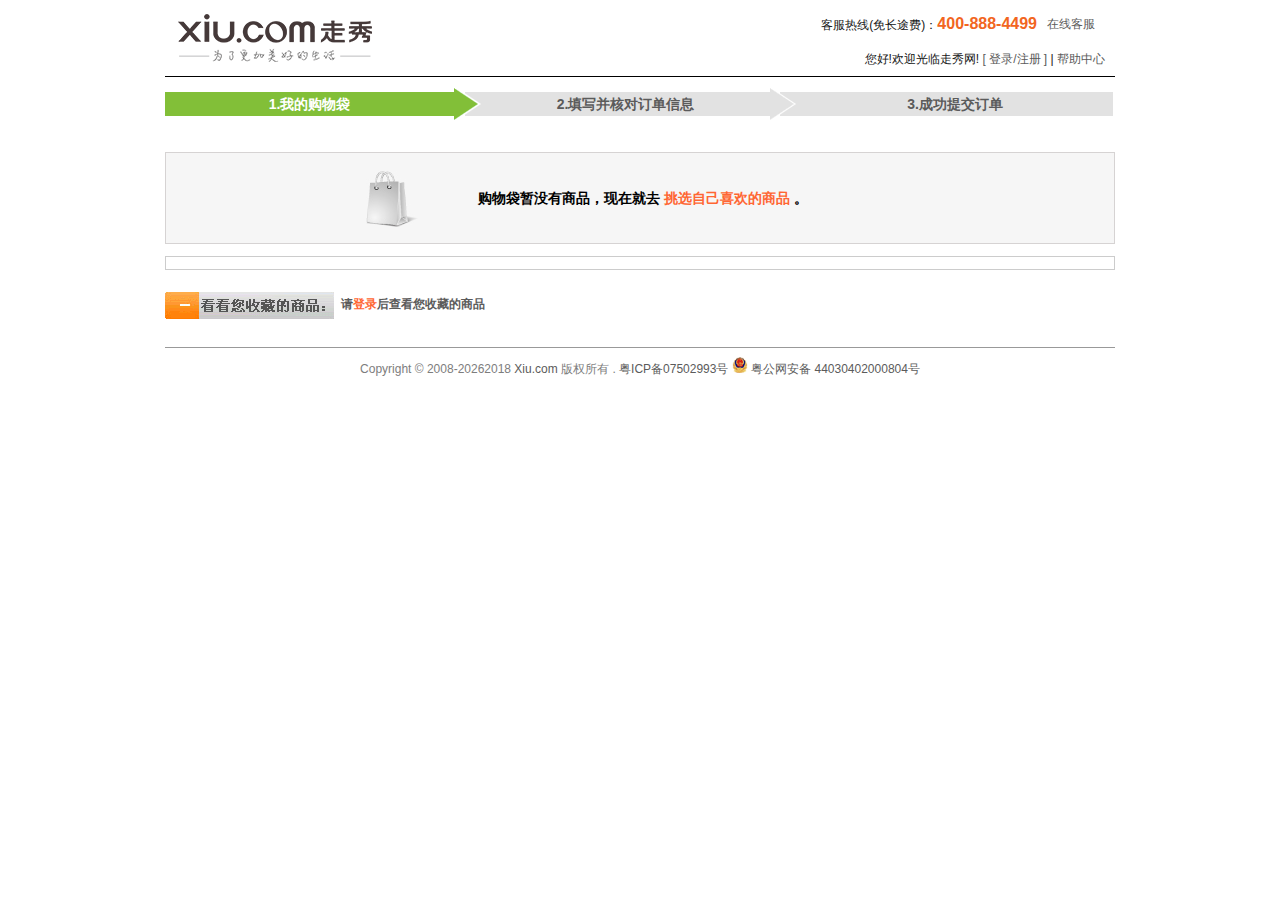
<file: html/cart.html>
<!DOCTYPE html>
<html lang="en">
	<head>
		<meta charset="UTF-8">
		<title>Document</title>
		<link rel="stylesheet" href="../css/cart.min.css">
		<script src="../js/require.js" async="true" defer data-main = "../js/cart"></script>
	</head>
	<body>
		<div class="s_header rela s_shoppingLine" style="background-image:none;">
		   <h1 class="s_logo">
		       <a href="../index.html" title="走秀网 全球时尚 正品保证" class="rela">走秀网<b class="abso"></b></a>
		    </h1>
		    <div class="s_column abso">
			    <p class="s_mar">
			      <a href="" id="live800iconlink" title="在线客服">在线客服</a>
			      <span>客服热线(免长途费)：<b>400-888-4499</b></span>
			    </p>
		    <p>
		    <span id="loginZone">您好!欢迎光临走秀网! <a href="login.html" target="_blank" id="loginBtn" title="登录/注册"> [ 登录/注册 ] </a></span>
		      |
		      <a href="" target="_blank" title="帮助"> 帮助中心 </a>
		    </p>
		  	</div>
		</div>
		<div class="my_shoppingCart">
			<div class="shop_list">
				<ul class="st_ul">
				  	<li class="sli_bg"><span class="sli_on"></span>1.我的购物袋</li>		
					<li><span class="sli_of"></span>2.填写并核对订单信息</li>
					<li><span class="sli_bg"></span>3.成功提交订单</li>
				</ul>
			</div>
		</div>
		<div class="wares_div" id="5">
			<div id="shoppingCart">
				<div class= "c1" style="margin-top:20px;height:90px;background:#F6F6F6;border:1px solid #d6d3d3;">
					<img src="../images/nogoods.jpg" style="width:52px;height;57px;float:left;margin:17px 50px 7px 200px;">
					<h2 class="war_h2" style="float:left;align:center;margin-top:25px;">购物袋暂没有商品，现在就去  <a href="../index.html" style="color:#FF6633;" class="blue"><span>挑选自己喜欢的商品</span></a>  。</h2>
				</div>	
				<div class="wartab_div">
					<div class="wartab_div">
						<table class="war_tab1">
							<tbody class="t1">
								<!-- <tr>
												                    <th style="color:black;background-color:#E3E3E3" width="80">
												                    	<label style="padding:0 0 0 10px;">
												                    		<input type="checkbox" class="checkall" name="goodsChecks" id="goodsChecks">
												                    		&nbsp;全选
												                    	</label>
												                    </th>
									<th style="color:black;background-color:#E3E3E3" colspan="2">商品</th>
									<th style="color:black;background-color:#E3E3E3; width:120px;text-align:center;">购买价(元)</th>
									<th style="color:black;background-color:#E3E3E3">
										<div class="quantity_div" style="color:black;">数量</div>
									</th>
									<th style="color:black;background-color:#E3E3E3">
										<div class="op_div" style="color:black;">操作</div>
									</th>
								</tr>
								<tr id="en_prd_tr" class="goodsitemb">
									<td colspan="6" class="activity_tips" style="text-align:left;padding: 5px;">&nbsp;
										<em class="activity_icon">打折</em>
										已满1件打9.0折
									</td>
								</tr>
								<tr id="en_prd_tr" class="goodsitemb item_checked">
								<td class="chebox">
									<input type="checkbox">
								</td>
								
								<td colspan="2">
									<div class="tx_img">
										<a href="details.html" target="_blank">
											<img src="../images/g1_66_88.jpg" alt="" width="60" height="80" style="border:#DFDFDF solid 1px;">
										</a>
									</div>
									<div class="txtl" valign="top">
										<table cellpadding="0" border="0" cellspacing="0" width="100%" style="text-align: left;padding: 0px;margin: 0px;">
											<tbody>
												<tr>
													<td colspan="2" style="text-align: left;margin: 0px;padding: 0px;color:black;">
														Saint Laurent
													</td><td>
												</td></tr>
												<tr>
													<td style="text-align: left;margin: 0px;padding: 0px;">
														<a target="_blank" class="wer_span wer_span_a" style="color:black;" href="">
															女士卫衣
														</a>
													</td>
													<td style="text-align: left;margin: 0px;padding: 0px;width: 80px;vertical-align: top;" class="">
													</td>
												</tr>
												<tr>
													<td colspan="2" style="text-align: left;margin: 0px;padding: 0px;">
															颜色 : 黑色 
															尺码 : XS 
													</td>
												</tr>
											</tbody>
										</table>
									</div>
								</td>
								<td class="pricetd">
										<p class="xiupricew"><a href="" title="走秀价" style="font-family:'Microsoft YaHei'">¥ 5840</a></p>
										<p style="font-family:'Microsoft YaHei'">¥ 4964</p>
								</td>
								<td>
									<input type="hidden" name="oldQuantity" id="oldQuantity" value="1">
									<a class="at" href="">-</a>
									<input type="text" name="quantity" value="1" class="war_txt">
									<span style="cursor: pointer;" class="at">
											<small>+</small>
									</span>
										<span class="inventory_shortage"></span>
								</td>
								<td>
									<span><a href="">移至收藏夹</a></span>
									<br>
									<span><a class="butG" style="padding:2px 10px 2px 10px;">删除</a></span>
								</td>
															</tr> -->
							</tbody>
						</table>
					</div>
					<div class="cartbar" style="display:none">
						<div class="cartbar_wrap">
							<div class="carbar_cheall"><label><input type="checkbox" id="allchekb" class="checkall"style="vertical-align: middle;">&nbsp;全选</label>
							</div>
							<div class="cartbar_opa">
			                    <a href="" id="delgoods" class="delbtn">删除</a>
			                    <a href="" id="cleargoods" class="delbtn">清除失效商品</a>
			                    <a href="" id="addlike" class="delbtn">移至收藏夹</a>
			                </div>
			                <div style="width:440px; float: left; line-height: 24px;margin-top:5px;">
			                	<div class="cartbar_chego">
			                   	 	已选商品<b id="checkCountNum">1</b>件
			                   	</div>
				                <div class="cartbar_totall">
				                    	总计(<span>不含运费</span>)：<span class="cartbar_total_spn">
											<span style="font-family:'Microsoft YaHei';">¥&nbsp;
												<span id="totalAmoutPrice">
															4467.6
												</span>
											</span>
											<script type="text/javascript">
												var XIU_CLICK_cartamount = '4467.6';
											</script>
				                    </span>
				                </div>
								<div style="width:440px;line-height: 24px;float: left;text-align:center;color: #a1a1a1;"> 已优惠：
									<span style="font-family:'Microsoft YaHei';">¥1372.4
					                </span>
					                &nbsp;&nbsp;&nbsp;&nbsp;商品总金额：
					                <span style="font-family:'Microsoft YaHei';">¥5840</span>
					            </div>
			                </div>
			                 <input class="cartbar_pay cartbar_payok" rel="5" id="toBalanceLink" style="cursor: pointer" value="结算">
						</div>
					</div>
				</div>
			</div>
			<div class="elements_list">
				<div id="banner_ShoppingCart" class="bfd bfd_mainWidth"></div>
		    </div>
		    <div id="interestItems">
		    	<div class="set_far">
				  	<h2 style="float:left;">
				    	<a class="on out" href="" id="showModle" hidefocus="true" style="outline:none">看看您收藏的商品
				    		<b></b>
				    	</a>
				  	</h2>
					  	<h2 style="float:left;margin-left:80px;padding-top:5px;">
					    	请<a class="red" href="#" style="color:#FF6633;" id="loginDiv">登录</a>后查看您收藏的商品
					  	</h2>
				  	<div style="clear:both;"></div>
				  	<div class="tab_show">
				    	<div style="" id="showModle_2">
				   		</div>
				  	</div>
				</div>
		    </div>
		</div>
		<div class="M_shopping">
			<p>Copyright © 2008-<script>document.write(new Date().getFullYear());</script>2018 <a href="http://www.xiu.com/">Xiu.com</a> 版权所有 . <a href="http://www.miibeian.gov.cn/">粤ICP备07502993号</a> 
				<a href="" target="_blank">
			    <img src="../images/wab.png" width="16" height="16" style="margin: -4px 0px 0 0;">				    粤公网安备 44030402000804号
				</a>
			</p>
		</div>
		
	</body>
</html>
</file>
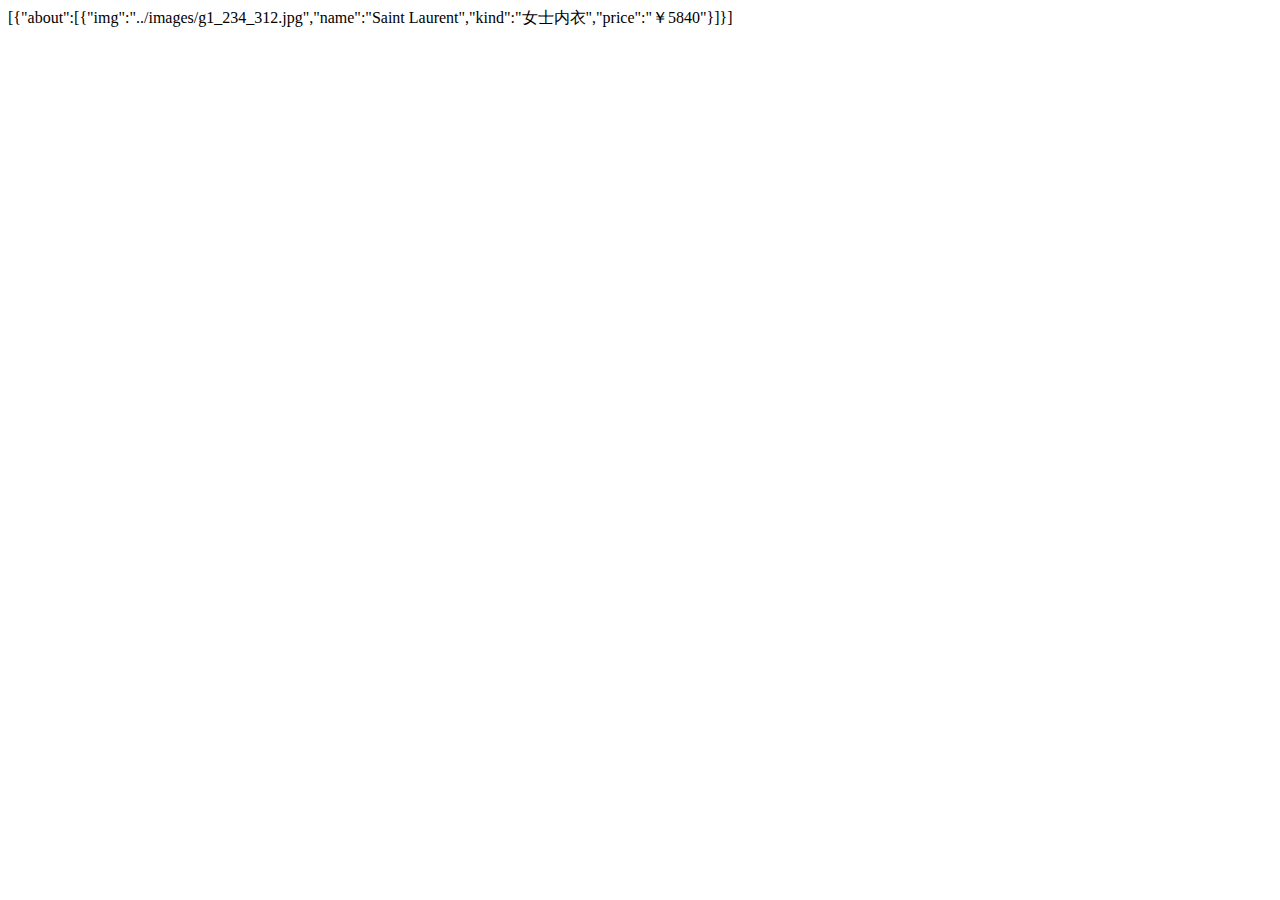
<file: html/shoplist_json.html>
<!DOCTYPE html>
<html lang="en">
<head>
	<meta charset="UTF-8">
	<title>json</title>
	<script>
		var arr = [{
			about:[{
				img:"../images/g1_234_312.jpg",
				name:"Saint Laurent",
				kind:"女士内衣",
				price:"￥5840"
			}]
		}];
		var str = JSON.stringify(arr);
		document.write(str);
	</script>
</head>
<body>
	
</body>
</html>
</file>
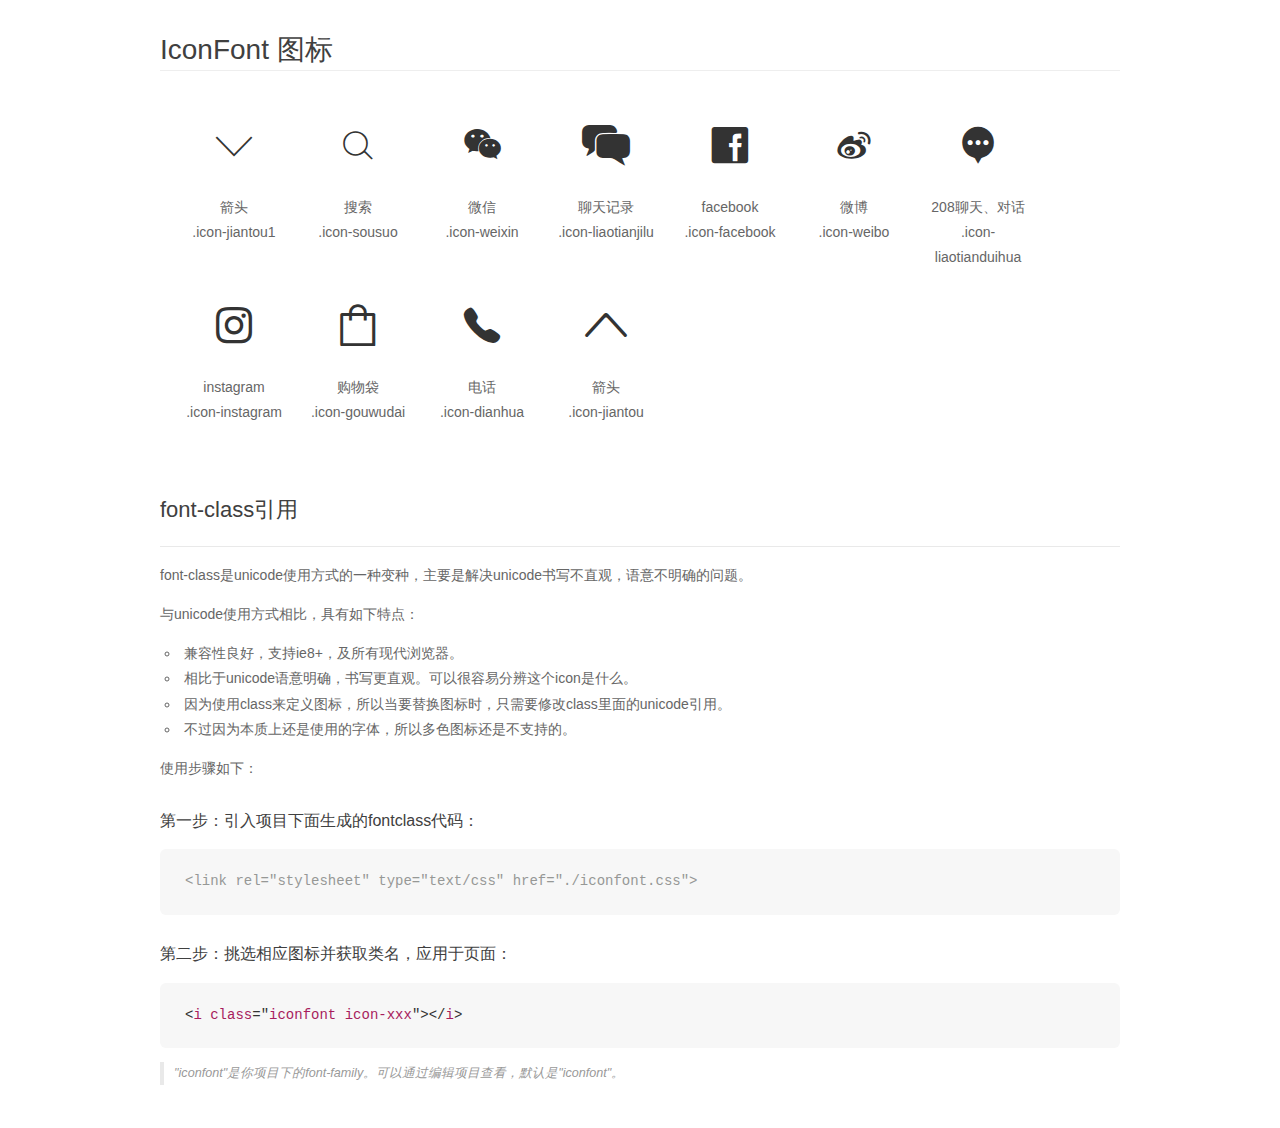
<file: iconfont/demo_fontclass.html>
<!DOCTYPE html>
<html>
<head>
    <meta charset="utf-8"/>
    <title>IconFont</title>
    <link rel="stylesheet" href="demo.css">
    <link rel="stylesheet" href="iconfont.css">
</head>
<body>
    <div class="main markdown">
        <h1>IconFont 图标</h1>
        <ul class="icon_lists clear">
            
                <li>
                <i class="icon iconfont icon-jiantou1"></i>
                    <div class="name">箭头</div>
                    <div class="fontclass">.icon-jiantou1</div>
                </li>
            
                <li>
                <i class="icon iconfont icon-sousuo"></i>
                    <div class="name">搜索</div>
                    <div class="fontclass">.icon-sousuo</div>
                </li>
            
                <li>
                <i class="icon iconfont icon-weixin"></i>
                    <div class="name">微信</div>
                    <div class="fontclass">.icon-weixin</div>
                </li>
            
                <li>
                <i class="icon iconfont icon-liaotianjilu"></i>
                    <div class="name">聊天记录</div>
                    <div class="fontclass">.icon-liaotianjilu</div>
                </li>
            
                <li>
                <i class="icon iconfont icon-facebook"></i>
                    <div class="name">facebook</div>
                    <div class="fontclass">.icon-facebook</div>
                </li>
            
                <li>
                <i class="icon iconfont icon-weibo"></i>
                    <div class="name">微博</div>
                    <div class="fontclass">.icon-weibo</div>
                </li>
            
                <li>
                <i class="icon iconfont icon-liaotianduihua"></i>
                    <div class="name">208聊天、对话</div>
                    <div class="fontclass">.icon-liaotianduihua</div>
                </li>
            
                <li>
                <i class="icon iconfont icon-instagram"></i>
                    <div class="name">instagram</div>
                    <div class="fontclass">.icon-instagram</div>
                </li>
            
                <li>
                <i class="icon iconfont icon-gouwudai"></i>
                    <div class="name">购物袋</div>
                    <div class="fontclass">.icon-gouwudai</div>
                </li>
            
                <li>
                <i class="icon iconfont icon-dianhua"></i>
                    <div class="name">电话</div>
                    <div class="fontclass">.icon-dianhua</div>
                </li>
            
                <li>
                <i class="icon iconfont icon-jiantou"></i>
                    <div class="name">箭头</div>
                    <div class="fontclass">.icon-jiantou</div>
                </li>
            
        </ul>

        <h2 id="font-class-">font-class引用</h2>
        <hr>

        <p>font-class是unicode使用方式的一种变种，主要是解决unicode书写不直观，语意不明确的问题。</p>
        <p>与unicode使用方式相比，具有如下特点：</p>
        <ul>
        <li>兼容性良好，支持ie8+，及所有现代浏览器。</li>
        <li>相比于unicode语意明确，书写更直观。可以很容易分辨这个icon是什么。</li>
        <li>因为使用class来定义图标，所以当要替换图标时，只需要修改class里面的unicode引用。</li>
        <li>不过因为本质上还是使用的字体，所以多色图标还是不支持的。</li>
        </ul>
        <p>使用步骤如下：</p>
        <h3 id="-fontclass-">第一步：引入项目下面生成的fontclass代码：</h3>


        <pre><code class="lang-js hljs javascript"><span class="hljs-comment">&lt;link rel="stylesheet" type="text/css" href="./iconfont.css"&gt;</span></code></pre>
        <h3 id="-">第二步：挑选相应图标并获取类名，应用于页面：</h3>
        <pre><code class="lang-css hljs">&lt;<span class="hljs-selector-tag">i</span> <span class="hljs-selector-tag">class</span>="<span class="hljs-selector-tag">iconfont</span> <span class="hljs-selector-tag">icon-xxx</span>"&gt;&lt;/<span class="hljs-selector-tag">i</span>&gt;</code></pre>
        <blockquote>
        <p>"iconfont"是你项目下的font-family。可以通过编辑项目查看，默认是"iconfont"。</p>
        </blockquote>
    </div>
</body>
</html>
</file>
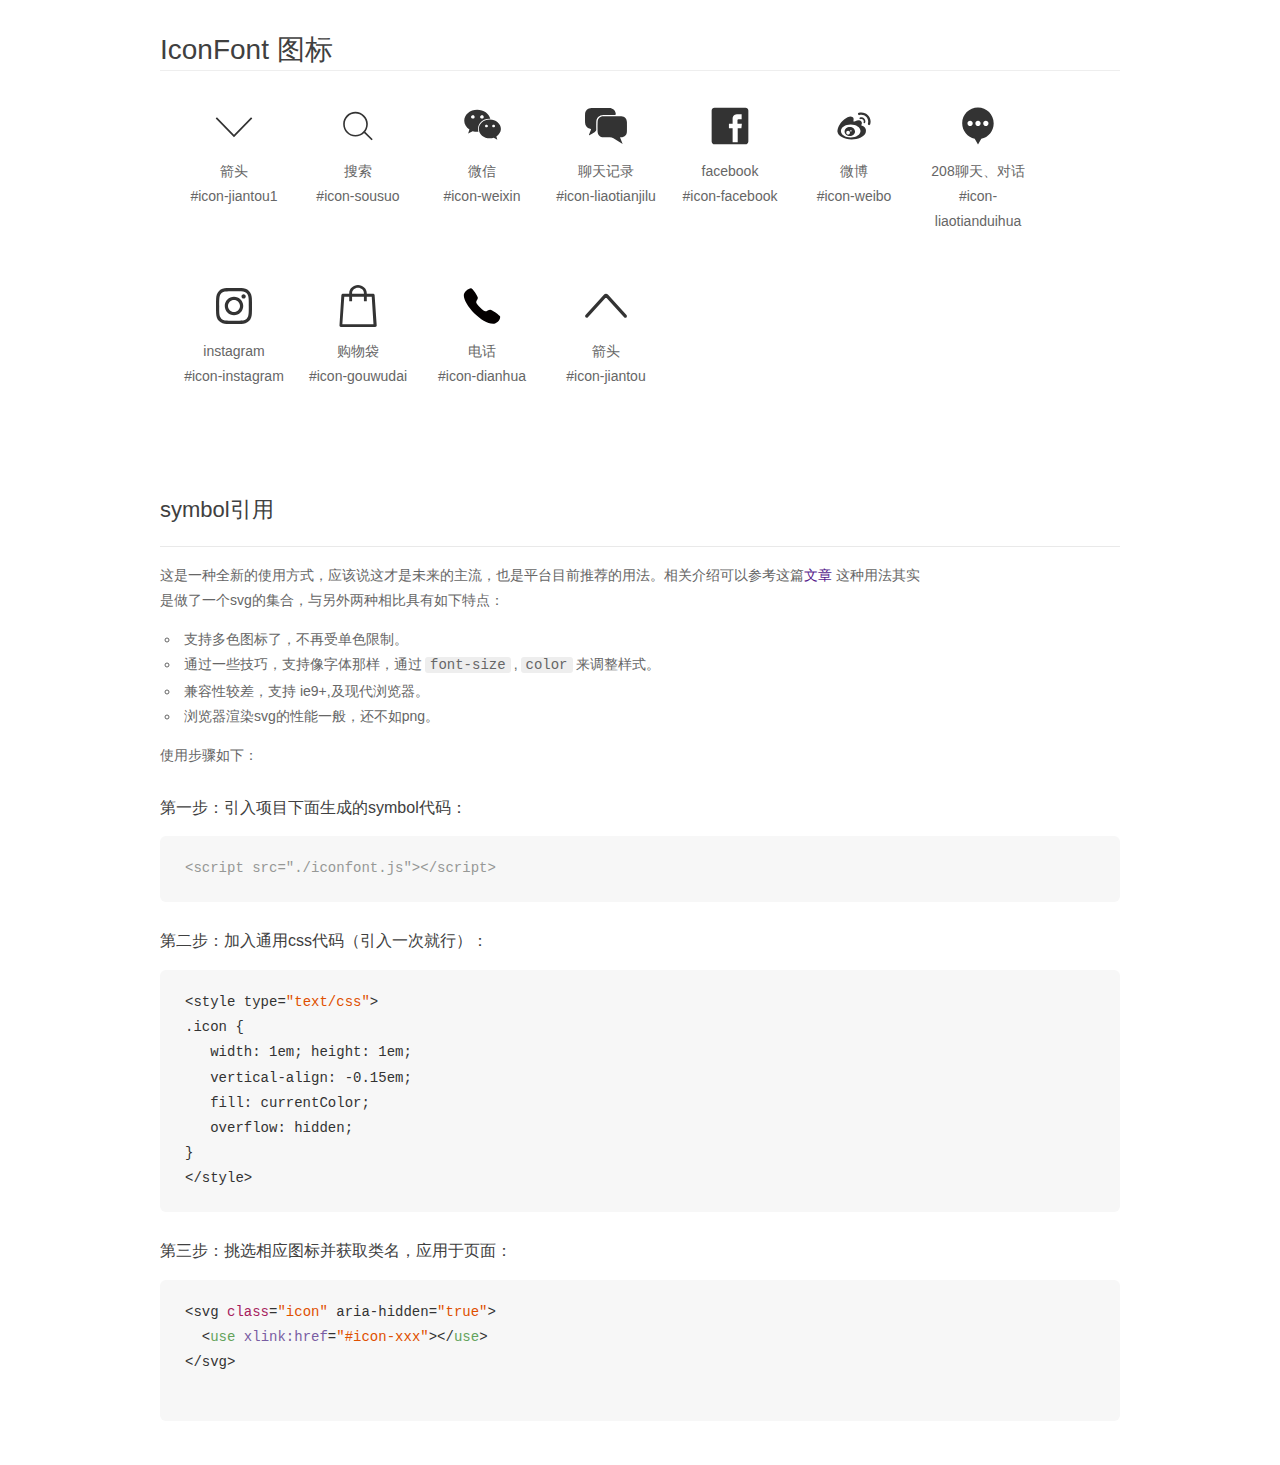
<file: iconfont/demo_symbol.html>
<!DOCTYPE html>
<html>
<head>
    <meta charset="utf-8"/>
    <title>IconFont</title>
    <link rel="stylesheet" href="demo.css">
    <script src="iconfont.js"></script>

    <style type="text/css">
        .icon {
          /* 通过设置 font-size 来改变图标大小 */
          width: 1em; height: 1em;
          /* 图标和文字相邻时，垂直对齐 */
          vertical-align: -0.15em;
          /* 通过设置 color 来改变 SVG 的颜色/fill */
          fill: currentColor;
          /* path 和 stroke 溢出 viewBox 部分在 IE 下会显示
             normalize.css 中也包含这行 */
          overflow: hidden;
        }

    </style>
</head>
<body>
    <div class="main markdown">
        <h1>IconFont 图标</h1>
        <ul class="icon_lists clear">
            
                <li>
                    <svg class="icon" aria-hidden="true">
                        <use xlink:href="#icon-jiantou1"></use>
                    </svg>
                    <div class="name">箭头</div>
                    <div class="fontclass">#icon-jiantou1</div>
                </li>
            
                <li>
                    <svg class="icon" aria-hidden="true">
                        <use xlink:href="#icon-sousuo"></use>
                    </svg>
                    <div class="name">搜索</div>
                    <div class="fontclass">#icon-sousuo</div>
                </li>
            
                <li>
                    <svg class="icon" aria-hidden="true">
                        <use xlink:href="#icon-weixin"></use>
                    </svg>
                    <div class="name">微信</div>
                    <div class="fontclass">#icon-weixin</div>
                </li>
            
                <li>
                    <svg class="icon" aria-hidden="true">
                        <use xlink:href="#icon-liaotianjilu"></use>
                    </svg>
                    <div class="name">聊天记录</div>
                    <div class="fontclass">#icon-liaotianjilu</div>
                </li>
            
                <li>
                    <svg class="icon" aria-hidden="true">
                        <use xlink:href="#icon-facebook"></use>
                    </svg>
                    <div class="name">facebook</div>
                    <div class="fontclass">#icon-facebook</div>
                </li>
            
                <li>
                    <svg class="icon" aria-hidden="true">
                        <use xlink:href="#icon-weibo"></use>
                    </svg>
                    <div class="name">微博</div>
                    <div class="fontclass">#icon-weibo</div>
                </li>
            
                <li>
                    <svg class="icon" aria-hidden="true">
                        <use xlink:href="#icon-liaotianduihua"></use>
                    </svg>
                    <div class="name">208聊天、对话</div>
                    <div class="fontclass">#icon-liaotianduihua</div>
                </li>
            
                <li>
                    <svg class="icon" aria-hidden="true">
                        <use xlink:href="#icon-instagram"></use>
                    </svg>
                    <div class="name">instagram</div>
                    <div class="fontclass">#icon-instagram</div>
                </li>
            
                <li>
                    <svg class="icon" aria-hidden="true">
                        <use xlink:href="#icon-gouwudai"></use>
                    </svg>
                    <div class="name">购物袋</div>
                    <div class="fontclass">#icon-gouwudai</div>
                </li>
            
                <li>
                    <svg class="icon" aria-hidden="true">
                        <use xlink:href="#icon-dianhua"></use>
                    </svg>
                    <div class="name">电话</div>
                    <div class="fontclass">#icon-dianhua</div>
                </li>
            
                <li>
                    <svg class="icon" aria-hidden="true">
                        <use xlink:href="#icon-jiantou"></use>
                    </svg>
                    <div class="name">箭头</div>
                    <div class="fontclass">#icon-jiantou</div>
                </li>
            
        </ul>


        <h2 id="symbol-">symbol引用</h2>
        <hr>

        <p>这是一种全新的使用方式，应该说这才是未来的主流，也是平台目前推荐的用法。相关介绍可以参考这篇<a href="">文章</a>
        这种用法其实是做了一个svg的集合，与另外两种相比具有如下特点：</p>
        <ul>
          <li>支持多色图标了，不再受单色限制。</li>
          <li>通过一些技巧，支持像字体那样，通过<code>font-size</code>,<code>color</code>来调整样式。</li>
          <li>兼容性较差，支持 ie9+,及现代浏览器。</li>
          <li>浏览器渲染svg的性能一般，还不如png。</li>
        </ul>
        <p>使用步骤如下：</p>
        <h3 id="-symbol-">第一步：引入项目下面生成的symbol代码：</h3>
        <pre><code class="lang-js hljs javascript"><span class="hljs-comment">&lt;script src="./iconfont.js"&gt;&lt;/script&gt;</span></code></pre>
        <h3 id="-css-">第二步：加入通用css代码（引入一次就行）：</h3>
        <pre><code class="lang-js hljs javascript">&lt;style type=<span class="hljs-string">"text/css"</span>&gt;
.icon {
   width: <span class="hljs-number">1</span>em; height: <span class="hljs-number">1</span>em;
   vertical-align: <span class="hljs-number">-0.15</span>em;
   fill: currentColor;
   overflow: hidden;
}
&lt;<span class="hljs-regexp">/style&gt;</span></code></pre>
        <h3 id="-">第三步：挑选相应图标并获取类名，应用于页面：</h3>
        <pre><code class="lang-js hljs javascript">&lt;svg <span class="hljs-class"><span class="hljs-keyword">class</span></span>=<span class="hljs-string">"icon"</span> aria-hidden=<span class="hljs-string">"true"</span>&gt;<span class="xml"><span class="hljs-tag">
  &lt;<span class="hljs-name">use</span> <span class="hljs-attr">xlink:href</span>=<span class="hljs-string">"#icon-xxx"</span>&gt;</span><span class="hljs-tag">&lt;/<span class="hljs-name">use</span>&gt;</span>
</span>&lt;<span class="hljs-regexp">/svg&gt;
        </span></code></pre>
    </div>
</body>
</html>
</file>
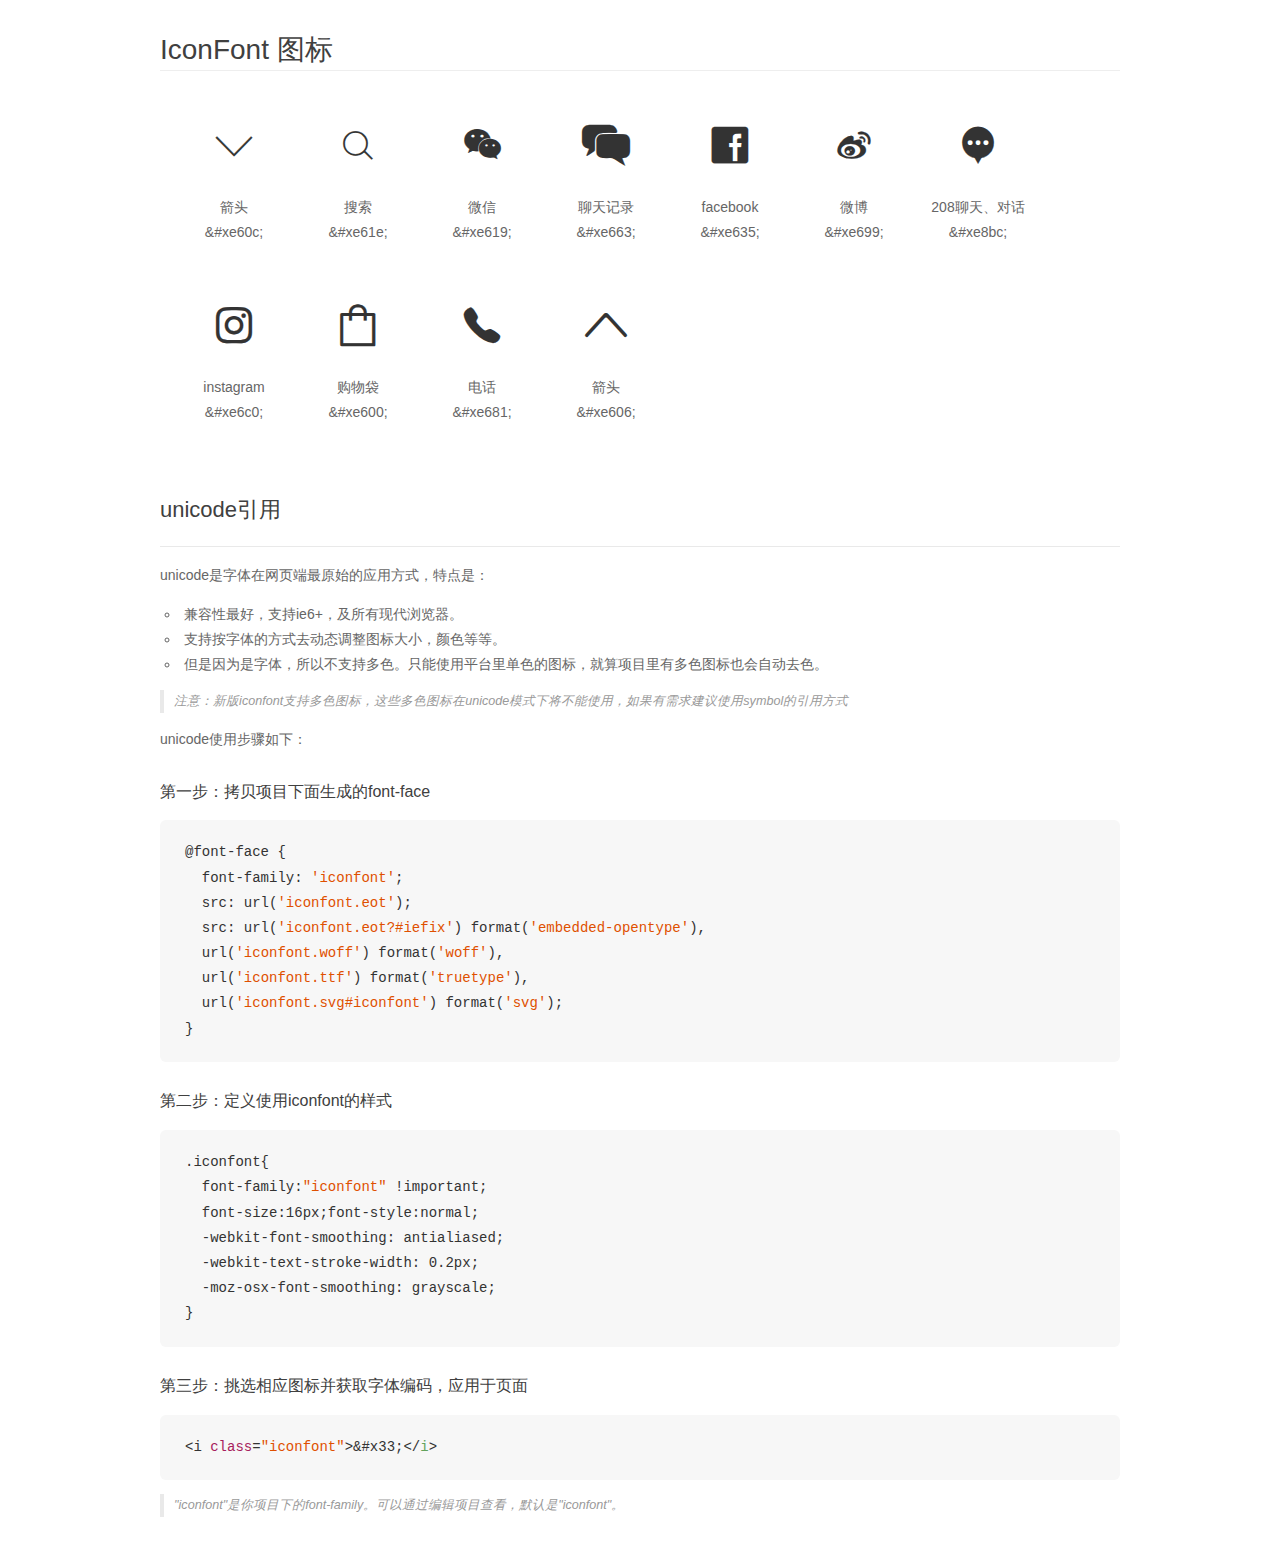
<file: iconfont/demo_unicode.html>
<!DOCTYPE html>
<html>
<head>
    <meta charset="utf-8"/>
    <title>IconFont</title>
    <link rel="stylesheet" href="demo.css">

    <style type="text/css">

        @font-face {font-family: "iconfont";
          src: url('iconfont.eot'); /* IE9*/
          src: url('iconfont.eot#iefix') format('embedded-opentype'), /* IE6-IE8 */
          url('iconfont.woff') format('woff'), /* chrome, firefox */
          url('iconfont.ttf') format('truetype'), /* chrome, firefox, opera, Safari, Android, iOS 4.2+*/
          url('iconfont.svg#iconfont') format('svg'); /* iOS 4.1- */
        }

        .iconfont {
          font-family:"iconfont" !important;
          font-size:16px;
          font-style:normal;
          -webkit-font-smoothing: antialiased;
          -webkit-text-stroke-width: 0.2px;
          -moz-osx-font-smoothing: grayscale;
        }

    </style>
</head>
<body>
    <div class="main markdown">
        <h1>IconFont 图标</h1>
        <ul class="icon_lists clear">
            
                <li>
                <i class="icon iconfont">&#xe60c;</i>
                    <div class="name">箭头</div>
                    <div class="code">&amp;#xe60c;</div>
                </li>
            
                <li>
                <i class="icon iconfont">&#xe61e;</i>
                    <div class="name">搜索</div>
                    <div class="code">&amp;#xe61e;</div>
                </li>
            
                <li>
                <i class="icon iconfont">&#xe619;</i>
                    <div class="name">微信</div>
                    <div class="code">&amp;#xe619;</div>
                </li>
            
                <li>
                <i class="icon iconfont">&#xe663;</i>
                    <div class="name">聊天记录</div>
                    <div class="code">&amp;#xe663;</div>
                </li>
            
                <li>
                <i class="icon iconfont">&#xe635;</i>
                    <div class="name">facebook</div>
                    <div class="code">&amp;#xe635;</div>
                </li>
            
                <li>
                <i class="icon iconfont">&#xe699;</i>
                    <div class="name">微博</div>
                    <div class="code">&amp;#xe699;</div>
                </li>
            
                <li>
                <i class="icon iconfont">&#xe8bc;</i>
                    <div class="name">208聊天、对话</div>
                    <div class="code">&amp;#xe8bc;</div>
                </li>
            
                <li>
                <i class="icon iconfont">&#xe6c0;</i>
                    <div class="name">instagram</div>
                    <div class="code">&amp;#xe6c0;</div>
                </li>
            
                <li>
                <i class="icon iconfont">&#xe600;</i>
                    <div class="name">购物袋</div>
                    <div class="code">&amp;#xe600;</div>
                </li>
            
                <li>
                <i class="icon iconfont">&#xe681;</i>
                    <div class="name">电话</div>
                    <div class="code">&amp;#xe681;</div>
                </li>
            
                <li>
                <i class="icon iconfont">&#xe606;</i>
                    <div class="name">箭头</div>
                    <div class="code">&amp;#xe606;</div>
                </li>
            
        </ul>
        <h2 id="unicode-">unicode引用</h2>
        <hr>

        <p>unicode是字体在网页端最原始的应用方式，特点是：</p>
        <ul>
        <li>兼容性最好，支持ie6+，及所有现代浏览器。</li>
        <li>支持按字体的方式去动态调整图标大小，颜色等等。</li>
        <li>但是因为是字体，所以不支持多色。只能使用平台里单色的图标，就算项目里有多色图标也会自动去色。</li>
        </ul>
        <blockquote>
        <p>注意：新版iconfont支持多色图标，这些多色图标在unicode模式下将不能使用，如果有需求建议使用symbol的引用方式</p>
        </blockquote>
        <p>unicode使用步骤如下：</p>
        <h3 id="-font-face">第一步：拷贝项目下面生成的font-face</h3>
        <pre><code class="lang-js hljs javascript">@font-face {
  font-family: <span class="hljs-string">'iconfont'</span>;
  src: url(<span class="hljs-string">'iconfont.eot'</span>);
  src: url(<span class="hljs-string">'iconfont.eot?#iefix'</span>) format(<span class="hljs-string">'embedded-opentype'</span>),
  url(<span class="hljs-string">'iconfont.woff'</span>) format(<span class="hljs-string">'woff'</span>),
  url(<span class="hljs-string">'iconfont.ttf'</span>) format(<span class="hljs-string">'truetype'</span>),
  url(<span class="hljs-string">'iconfont.svg#iconfont'</span>) format(<span class="hljs-string">'svg'</span>);
}
</code></pre>
        <h3 id="-iconfont-">第二步：定义使用iconfont的样式</h3>
        <pre><code class="lang-js hljs javascript">.iconfont{
  font-family:<span class="hljs-string">"iconfont"</span> !important;
  font-size:<span class="hljs-number">16</span>px;font-style:normal;
  -webkit-font-smoothing: antialiased;
  -webkit-text-stroke-width: <span class="hljs-number">0.2</span>px;
  -moz-osx-font-smoothing: grayscale;
}
</code></pre>
        <h3 id="-">第三步：挑选相应图标并获取字体编码，应用于页面</h3>
        <pre><code class="lang-js hljs javascript">&lt;i <span class="hljs-class"><span class="hljs-keyword">class</span></span>=<span class="hljs-string">"iconfont"</span>&gt;&amp;#x33;<span class="xml"><span class="hljs-tag">&lt;/<span class="hljs-name">i</span>&gt;</span></span></code></pre>

        <blockquote>
        <p>"iconfont"是你项目下的font-family。可以通过编辑项目查看，默认是"iconfont"。</p>
        </blockquote>
    </div>


</body>
</html>
</file>
<file: iconfont/iconfont.css>
@font-face {font-family: "iconfont";
  src: url('iconfont.eot?t=1539086587565'); /* IE9*/
  src: url('iconfont.eot?t=1539086587565#iefix') format('embedded-opentype'), /* IE6-IE8 */
  url('[data-uri]') format('woff'),
  url('iconfont.ttf?t=1539086587565') format('truetype'), /* chrome, firefox, opera, Safari, Android, iOS 4.2+*/
  url('iconfont.svg?t=1539086587565#iconfont') format('svg'); /* iOS 4.1- */
}

.iconfont {
  font-family:"iconfont" !important;
  font-size:16px;
  font-style:normal;
  -webkit-font-smoothing: antialiased;
  -moz-osx-font-smoothing: grayscale;
}

.icon-jiantou1:before { content: "\e60c"; }

.icon-sousuo:before { content: "\e61e"; }

.icon-weixin:before { content: "\e619"; }

.icon-liaotianjilu:before { content: "\e663"; }

.icon-facebook:before { content: "\e635"; }

.icon-weibo:before { content: "\e699"; }

.icon-liaotianduihua:before { content: "\e8bc"; }

.icon-instagram:before { content: "\e6c0"; }

.icon-gouwudai:before { content: "\e600"; }

.icon-dianhua:before { content: "\e681"; }

.icon-jiantou:before { content: "\e606"; }
</file>
<file: css/cart.min.css>
@charset "UTF-8";a,body{color:#5b5b5b}.s_header,body{background:#fff}.bfd,.elements_list{clear:both;overflow:hidden}body,buttom,input,option,select,table,textarea{font:12px/1.5 tahoma,arial,宋体,sans-serif}blockquote,body,buttom,dd,dl,dt,fieldset,form,h1,h2,h3,h4,h5,input,ol,p,pre,td,textarea,th,ul{margin:0;padding:0}a{text-decoration:none}ol,ul{list-style-type:none}.rela{position:relative}.s_shoppingLine{border-bottom:1px solid #000}.s_header{width:950px;margin:0 auto;height:64px;padding-top:12px;z-index:99}.s_header .s_logo{height:59px;width:194px;margin-left:13px}.s_header .s_logo a{height:59px;width:194px;overflow:hidden;display:block}.s_header .s_logo b{background:url(../images/s_05.png) no-repeat;width:194px;height:59px;left:0;top:0}.abso{position:absolute}.s_header .s_column{right:10px;top:15px;width:600px;text-align:right;color:#151515}.s_header .s_column .s_mar,.s_mar{margin-bottom:15px}.s_header .s_column p{height:20px;display:block}.s_header .s_column .s_mar a,.s_mar a{float:right;padding:0 10px}.s_header .s_column .s_mar b,.s_mar b{font-size:16px;color:#F26521;line-height:18px}.add_address,.indent_Not,.my_shoppingCart,.setted_d,.wares_div{width:950px;margin:0 auto;overflow:hidden}.shop_list{height:40px;padding-top:15px}.shop_list .st_ul{width:950px;height:33px;margin:0 auto}.shop_list .st_ul .sli_bg{background:#82bf38;color:#fff}.shop_list .st_ul span.sli_on{background:url(../images/s_shop1.gif) no-repeat}.shop_list .st_ul li{float:left;width:316px;background:#e2e2e2;height:24px;text-align:center;line-height:24px;font-size:14px;font-weight:700}.shop_list .st_ul .sli_l,.shop_list .st_ul .sli_of,.shop_list .st_ul .sli_on,.shop_list .st_ul .sli_un,.shop_list .st_ul span.sli_b{width:27px;height:32px;float:right;overflow:hidden;position:relative;margin-top:-4px}.shop_list .st_ul .sli_of{background:url(../images/s_shop1.gif) no-repeat}.shop_list .st_ul span.sli_of{background-position:-27px 0}.wares_div .war_h2{font-size:14px;padding:10px;color:#000}.wares_div .wartab_div .war_tab1{width:100%;border:1px solid #d6d3d3}table{border-collapse:collapse}.wares_div .wartab_div .war_tab1 tr th{height:32px;text-align:center;color:#fff;background-position:0 -73px;background-repeat:repeat-x;font-weight:400}.op_div,.quantity_div{width:130px}.wares_div .wartab_div .war_tab1 input{vertical-align:middle}.goodsitemb{border-bottom:1px solid #D6D3D3}.wares_div .wartab_div .war_tab1 td{text-align:center;line-height:25px;padding:10px}.wer_span{position:relative;width:200px;display:block;padding-right:0;line-height:18px}.activity_tips{color:red}.activity_icon{font-style:normal;line-height:16px;color:red;border:1px solid red;border-radius:2px;padding:1px 3px;margin-right:4px}.item_checked{background:#fff4e8}.wares_div .wartab_div .war_tab1 td.chebox{text-align:left;padding-left:15px}.wares_div .wartab_div .war_tab1 .tx_img{float:left;padding:10px 10px 0}.wares_div .wartab_div .war_tab1 .txtl{float:left;text-align:left;padding:10px 10px 0}.wares_div .wartab_div .war_tab1 td.pricetd{color:#000}.xiupricew,.xiupricew a{color:#a6a6a6}.xiupricew{text-decoration:line-through}.wares_div .wartab_div .war_tab1 .at{border:1px solid #666;height:10px;width:10px;overflow:hidden;display:inline-block;line-height:8px;margin-bottom:-3px}.wares_div .wartab_div .war_tab1 .war_txt{line-height:15px;height:15px}.wares_div .wartab_div .war_txt{width:30px;border:1px solid #dfdfdf;margin:0 10px;text-align:center}.inventory_shortage{background:url(../images/s_shop1.gif) -38px -849px no-repeat;display:block;width:54px;height:18px;margin:5px auto 0}.cartbar{height:60px;border:1px solid #d8d7d7;background:#fff;margin:5px auto 0}.cartbar_wrap .carbar_cheall{float:left;height:18px;line-height:18px;padding:16px 0 16px 9px;white-space:nowrap;margin-top:5px}.cartbar_wrap .cartbar_opa{float:left;width:300px;height:50px;line-height:50px;position:relative;margin-top:5px}.cartbar_wrap .cartbar_opa a.delbtn{display:inline-block;height:50px;line-height:50px;padding:0 15px;margin-left:15px}.cartbar_wrap .cartbar_chego{float:left;width:180px;text-align:center}.cartbar_wrap .cartbar_chego b{margin:0 5px;color:#ea7515}.cartbar_wrap .cartbar_totall{float:left;width:240px}.cartbar_wrap .cartbar_totall span{color:#a1a1a1}.cartbar_wrap .cartbar_totall .cartbar_total_spn span{color:#ea7515;font-size:20px;font-weight:400}.cartbar_wrap .cartbar_pay{margin:5px;float:right;display:block;width:114px;height:50px;line-height:50px;background:url(../images/cartbar_btn.jpg) no-repeat;text-indent:-9999em;overflow:hidden;border:0}.cartbar_wrap .cartbar_payok{background-position:0 -50px}.elements_list{width:950px;margin-top:12px}#banner_ShoppingCart{padding-bottom:12px}.bfd{height:auto;position:relative;text-align:center;border:1px solid #ccc}.set_far{padding-top:20px;padding-bottom:10px}.set_far h2{font-size:12px;height:27px}.set_far h2 a{width:171px;height:27px;overflow:hidden;position:relative}.set_far h2 a.out b{background-position:0 -289px}.set_far h2 a.on b a:hover,.set_far h2 b{width:171px;height:27px;position:absolute;top:0;left:0;background-position:0 -259px}.set_far b{background:url(../images/s_shop1.gif) no-repeat}.M_shopping{color:#7D7D7D;line-height:22px;margin:15px auto 20px;overflow:hidden;text-align:center;width:950px;border-top:1px solid #999;padding-top:10px}
</file>
<file: iconfont/demo.css>
*{margin: 0;padding: 0;list-style: none;}
/*
KISSY CSS Reset
理念：1. reset 的目的不是清除浏览器的默认样式，这仅是部分工作。清除和重置是紧密不可分的。
2. reset 的目的不是让默认样式在所有浏览器下一致，而是减少默认样式有可能带来的问题。
3. reset 期望提供一套普适通用的基础样式。但没有银弹，推荐根据具体需求，裁剪和修改后再使用。
特色：1. 适应中文；2. 基于最新主流浏览器。
维护：玉伯<lifesinger@gmail.com>, 正淳<ragecarrier@gmail.com>
 */

/** 清除内外边距 **/
body, h1, h2, h3, h4, h5, h6, hr, p, blockquote, /* structural elements 结构元素 */
dl, dt, dd, ul, ol, li, /* list elements 列表元素 */
pre, /* text formatting elements 文本格式元素 */
form, fieldset, legend, button, input, textarea, /* form elements 表单元素 */
th, td /* table elements 表格元素 */ {
  margin: 0;
  padding: 0;
}

/** 设置默认字体 **/
body,
button, input, select, textarea /* for ie */ {
  font: 12px/1.5 tahoma, arial, \5b8b\4f53, sans-serif;
}
h1, h2, h3, h4, h5, h6 { font-size: 100%; }
address, cite, dfn, em, var { font-style: normal; } /* 将斜体扶正 */
code, kbd, pre, samp { font-family: courier new, courier, monospace; } /* 统一等宽字体 */
small { font-size: 12px; } /* 小于 12px 的中文很难阅读，让 small 正常化 */

/** 重置列表元素 **/
ul, ol { list-style: none; }

/** 重置文本格式元素 **/
a { text-decoration: none; }
a:hover { text-decoration: underline; }


/** 重置表单元素 **/
legend { color: #000; } /* for ie6 */
fieldset, img { border: 0; } /* img 搭车：让链接里的 img 无边框 */
button, input, select, textarea { font-size: 100%; } /* 使得表单元素在 ie 下能继承字体大小 */
/* 注：optgroup 无法扶正 */

/** 重置表格元素 **/
table { border-collapse: collapse; border-spacing: 0; }

/* 清除浮动 */
.ks-clear:after, .clear:after {
  content: '\20';
  display: block;
  height: 0;
  clear: both;
}
.ks-clear, .clear {
  *zoom: 1;
}

.main {
  padding: 30px 100px;
width: 960px;
margin: 0 auto;
}
.main h1{font-size:36px; color:#333; text-align:left;margin-bottom:30px; border-bottom: 1px solid #eee;}

.helps{margin-top:40px;}
.helps pre{
  padding:20px;
  margin:10px 0;
  border:solid 1px #e7e1cd;
  background-color: #fffdef;
  overflow: auto;
}

.icon_lists{
  width: 100% !important;

}

.icon_lists li{
  float:left;
  width: 100px;
  height:180px;
  text-align: center;
  list-style: none !important;
}
.icon_lists .icon{
  font-size: 42px;
  line-height: 100px;
  margin: 10px 0;
  color:#333;
  -webkit-transition: font-size 0.25s ease-out 0s;
  -moz-transition: font-size 0.25s ease-out 0s;
  transition: font-size 0.25s ease-out 0s;

}
.icon_lists .icon:hover{
  font-size: 100px;
}



.markdown {
  color: #666;
  font-size: 14px;
  line-height: 1.8;
}

.highlight {
  line-height: 1.5;
}

.markdown img {
  vertical-align: middle;
  max-width: 100%;
}

.markdown h1 {
  color: #404040;
  font-weight: 500;
  line-height: 40px;
  margin-bottom: 24px;
}

.markdown h2,
.markdown h3,
.markdown h4,
.markdown h5,
.markdown h6 {
  color: #404040;
  margin: 1.6em 0 0.6em 0;
  font-weight: 500;
  clear: both;
}

.markdown h1 {
  font-size: 28px;
}

.markdown h2 {
  font-size: 22px;
}

.markdown h3 {
  font-size: 16px;
}

.markdown h4 {
  font-size: 14px;
}

.markdown h5 {
  font-size: 12px;
}

.markdown h6 {
  font-size: 12px;
}

.markdown hr {
  height: 1px;
  border: 0;
  background: #e9e9e9;
  margin: 16px 0;
  clear: both;
}

.markdown p,
.markdown pre {
  margin: 1em 0;
}

.markdown > p,
.markdown > blockquote,
.markdown > .highlight,
.markdown > ol,
.markdown > ul {
  width: 80%;
}

.markdown ul > li {
  list-style: circle;
}

.markdown > ul li,
.markdown blockquote ul > li {
  margin-left: 20px;
  padding-left: 4px;
}

.markdown > ul li p,
.markdown > ol li p {
  margin: 0.6em 0;
}

.markdown ol > li {
  list-style: decimal;
}

.markdown > ol li,
.markdown blockquote ol > li {
  margin-left: 20px;
  padding-left: 4px;
}

.markdown code {
  margin: 0 3px;
  padding: 0 5px;
  background: #eee;
  border-radius: 3px;
}

.markdown pre {
  border-radius: 6px;
  background: #f7f7f7;
  padding: 20px;
}

.markdown pre code {
  border: none;
  background: #f7f7f7;
  margin: 0;
}

.markdown strong,
.markdown b {
  font-weight: 600;
}

.markdown > table {
  border-collapse: collapse;
  border-spacing: 0px;
  empty-cells: show;
  border: 1px solid #e9e9e9;
  width: 95%;
  margin-bottom: 24px;
}

.markdown > table th {
  white-space: nowrap;
  color: #333;
  font-weight: 600;

}

.markdown > table th,
.markdown > table td {
  border: 1px solid #e9e9e9;
  padding: 8px 16px;
  text-align: left;
}

.markdown > table th {
  background: #F7F7F7;
}

.markdown blockquote {
  font-size: 90%;
  color: #999;
  border-left: 4px solid #e9e9e9;
  padding-left: 0.8em;
  margin: 1em 0;
  font-style: italic;
}

.markdown blockquote p {
  margin: 0;
}

.markdown .anchor {
  opacity: 0;
  transition: opacity 0.3s ease;
  margin-left: 8px;
}

.markdown .waiting {
  color: #ccc;
}

.markdown h1:hover .anchor,
.markdown h2:hover .anchor,
.markdown h3:hover .anchor,
.markdown h4:hover .anchor,
.markdown h5:hover .anchor,
.markdown h6:hover .anchor {
  opacity: 1;
  display: inline-block;
}

.markdown > br,
.markdown > p > br {
  clear: both;
}


.hljs {
  display: block;
  background: white;
  padding: 0.5em;
  color: #333333;
  overflow-x: auto;
}

.hljs-comment,
.hljs-meta {
  color: #969896;
}

.hljs-string,
.hljs-variable,
.hljs-template-variable,
.hljs-strong,
.hljs-emphasis,
.hljs-quote {
  color: #df5000;
}

.hljs-keyword,
.hljs-selector-tag,
.hljs-type {
  color: #a71d5d;
}

.hljs-literal,
.hljs-symbol,
.hljs-bullet,
.hljs-attribute {
  color: #0086b3;
}

.hljs-section,
.hljs-name {
  color: #63a35c;
}

.hljs-tag {
  color: #333333;
}

.hljs-title,
.hljs-attr,
.hljs-selector-id,
.hljs-selector-class,
.hljs-selector-attr,
.hljs-selector-pseudo {
  color: #795da3;
}

.hljs-addition {
  color: #55a532;
  background-color: #eaffea;
}

.hljs-deletion {
  color: #bd2c00;
  background-color: #ffecec;
}

.hljs-link {
  text-decoration: underline;
}

pre{
  background: #fff;
}
</file>
